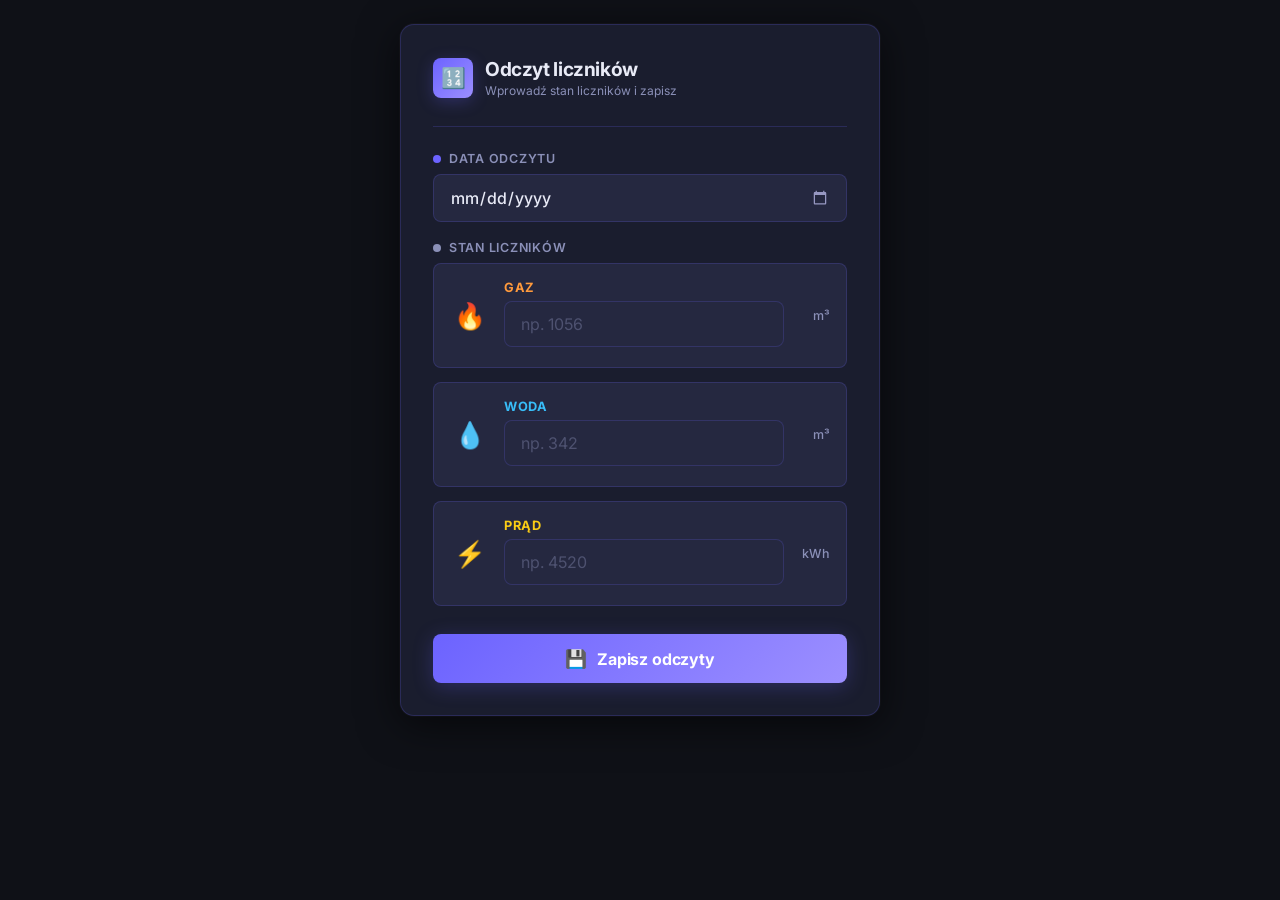
<file: index.html>
<!DOCTYPE html>
<html lang="pl">

<head>
  <meta charset="utf-8" />
  <meta name="viewport" content="width=device-width, initial-scale=1.0" />
  <title>Odczyt liczników</title>

  <!-- Grist Custom Widget API -->
  <script src="https://docs.getgrist.com/grist-plugin-api.js"></script>

  <!-- Google Fonts -->
  <link rel="preconnect" href="https://fonts.googleapis.com" />
  <link rel="preconnect" href="https://fonts.gstatic.com" crossorigin />
  <link href="https://fonts.googleapis.com/css2?family=Inter:wght@400;500;600;700&display=swap" rel="stylesheet" />

  <!-- Styles -->
  <link rel="stylesheet" href="style.css" />
</head>

<body>

  <div class="card">
    <div class="card-header">
      <div class="header-icon">🔢</div>
      <h1>
        Odczyt liczników
        <small>Wprowadź stan liczników i zapisz</small>
      </h1>
    </div>
    <div class="divider"></div>

    <!-- Date field -->
    <div class="field-group">
      <label>
        <span class="label-dot" style="background:#6c63ff;"></span>
        Data odczytu
      </label>
      <input type="date" id="data" />
    </div>

    <!-- Meter fields -->
    <div class="field-group">
      <label>
        <span class="label-dot" style="background:var(--muted);"></span>
        Stan liczników
      </label>
      <div class="meters">

        <!-- Gas -->
        <div class="meter-card" id="card-gaz">
          <div class="meter-icon">🔥</div>
          <div class="meter-info">
            <div class="meter-name" style="color:var(--gas);">Gaz</div>
            <input class="meter-input" type="number" id="gaz" placeholder="np. 1056" min="0" step="0.001" />
            <div class="last-hint" id="hint-gaz"></div>
          </div>
          <div class="meter-unit">m³</div>
        </div>

        <!-- Water -->
        <div class="meter-card" id="card-woda">
          <div class="meter-icon">💧</div>
          <div class="meter-info">
            <div class="meter-name" style="color:var(--water);">Woda</div>
            <input class="meter-input" type="number" id="woda" placeholder="np. 342" min="0" step="0.001" />
            <div class="last-hint" id="hint-woda"></div>
          </div>
          <div class="meter-unit">m³</div>
        </div>

        <!-- Electricity -->
        <div class="meter-card" id="card-prad">
          <div class="meter-icon">⚡</div>
          <div class="meter-info">
            <div class="meter-name" style="color:var(--electric);">Prąd</div>
            <input class="meter-input" type="number" id="prad" placeholder="np. 4520" min="0" step="0.001" />
            <div class="last-hint" id="hint-prad"></div>
          </div>
          <div class="meter-unit">kWh</div>
        </div>

      </div>
    </div>

    <!-- Save button -->
    <button class="btn-save" id="btn-save" onclick="saveRecords()">
      <span class="btn-icon">💾</span>
      <span class="btn-text">Zapisz odczyty</span>
      <div class="spinner"></div>
    </button>

    <!-- Status message -->
    <div id="status"></div>
  </div>

  <!-- Toast notification -->
  <div id="toast"></div>

  <!-- Logic -->
  <script src="script.js"></script>

</body>

</html>
</file>
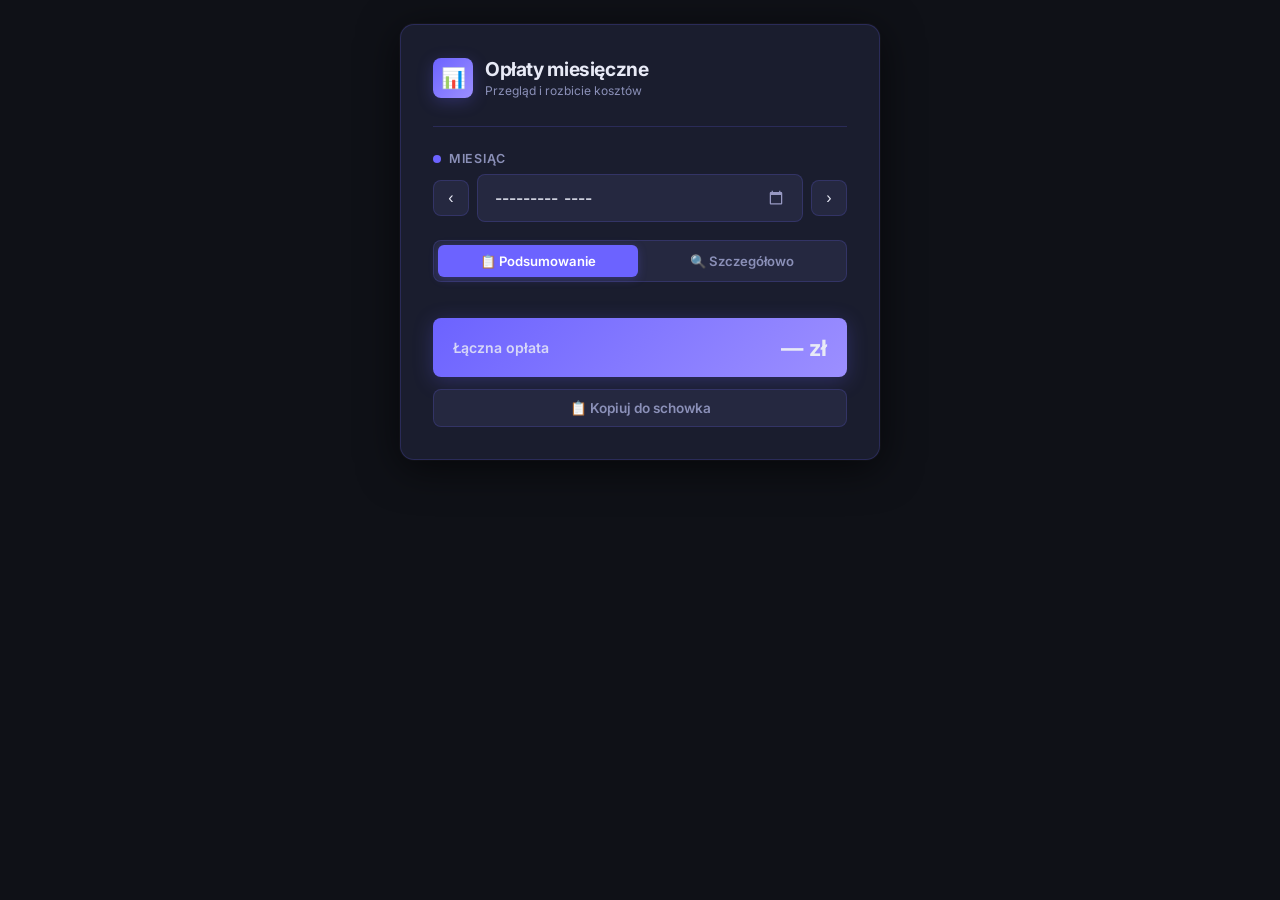
<file: bilance.html>
<!DOCTYPE html>
<html lang="pl">

<head>
    <meta charset="utf-8" />
    <meta name="viewport" content="width=device-width, initial-scale=1.0" />
    <title>Opłaty miesięczne</title>

    <script src="https://docs.getgrist.com/grist-plugin-api.js"></script>
    <link rel="preconnect" href="https://fonts.googleapis.com" />
    <link rel="preconnect" href="https://fonts.gstatic.com" crossorigin />
    <link href="https://fonts.googleapis.com/css2?family=Inter:wght@400;500;600;700&display=swap" rel="stylesheet" />
    <link rel="stylesheet" href="style.css" />

    <style>
        /* ── Bilance-specific ────────────────────────────────────── */
        /* Month nav */
        .month-nav {
            display: flex;
            align-items: center;
            gap: 8px;
        }

        .month-nav input[type="month"] {
            flex: 1;
            background: var(--surface2);
            border: 1px solid var(--border);
            border-radius: var(--radius-sm);
            color: var(--text);
            font-size: 1rem;
            font-family: inherit;
            font-weight: 500;
            padding: 12px 16px;
            transition: border-color 0.2s, box-shadow 0.2s;
            outline: none;
            -webkit-appearance: none;
        }

        .month-nav input[type="month"]:focus {
            border-color: var(--accent);
            box-shadow: 0 0 0 3px var(--accent-glow);
        }

        .month-nav input[type="month"]::-webkit-calendar-picker-indicator {
            filter: invert(0.5) sepia(1) hue-rotate(200deg);
            cursor: pointer;
        }

        .nav-arrow {
            flex-shrink: 0;
            width: 36px;
            height: 36px;
            border: 1px solid var(--border);
            border-radius: var(--radius-sm);
            background: var(--surface2);
            color: var(--text);
            font-size: 1rem;
            cursor: pointer;
            display: flex;
            align-items: center;
            justify-content: center;
            transition: border-color 0.2s, background 0.2s;
        }

        .nav-arrow:hover {
            border-color: var(--accent);
            background: rgba(108, 99, 255, 0.1);
        }

        /* Copy button */
        .btn-copy {
            display: flex;
            align-items: center;
            justify-content: center;
            gap: 8px;
            width: 100%;
            margin-top: 12px;
            padding: 10px 16px;
            background: var(--surface2);
            border: 1px solid var(--border);
            border-radius: var(--radius-sm);
            color: var(--muted);
            font-family: inherit;
            font-size: 0.85rem;
            font-weight: 600;
            cursor: pointer;
            transition: border-color 0.2s, color 0.2s, background 0.2s;
        }

        .btn-copy:hover {
            border-color: var(--accent);
            color: var(--text);
            background: rgba(108, 99, 255, 0.08);
        }

        .btn-copy.copied {
            border-color: var(--success);
            color: #86efac;
        }

        /* Toggle */
        .view-toggle {
            display: flex;
            background: var(--surface2);
            border: 1px solid var(--border);
            border-radius: var(--radius-sm);
            padding: 4px;
            gap: 4px;
            margin-bottom: 20px;
        }

        .toggle-btn {
            flex: 1;
            padding: 8px 12px;
            border: none;
            border-radius: 6px;
            background: transparent;
            color: var(--muted);
            font-family: inherit;
            font-size: 0.82rem;
            font-weight: 600;
            cursor: pointer;
            transition: background 0.18s, color 0.18s;
        }

        .toggle-btn.active {
            background: var(--accent);
            color: #fff;
            box-shadow: 0 2px 10px var(--accent-glow);
        }

        /* Summary charge cards */
        .charge-cards {
            display: flex;
            flex-direction: column;
            gap: 10px;
        }

        .charge-card {
            background: var(--surface2);
            border: 1px solid var(--border);
            border-radius: var(--radius-sm);
            padding: 14px 16px;
            display: flex;
            align-items: center;
            gap: 14px;
        }

        .charge-icon {
            font-size: 1.4rem;
            flex-shrink: 0;
            width: 36px;
            text-align: center;
        }

        .charge-info {
            flex: 1;
            min-width: 0;
        }

        .charge-name {
            font-size: 0.78rem;
            font-weight: 700;
            text-transform: uppercase;
            letter-spacing: 0.05em;
            margin-bottom: 2px;
        }

        .charge-meta {
            font-size: 0.72rem;
            color: var(--muted);
        }

        .charge-amount {
            font-size: 1.1rem;
            font-weight: 700;
            font-variant-numeric: tabular-nums;
            text-align: right;
            flex-shrink: 0;
        }

        /* No-data card */
        .charge-card.empty {
            opacity: 0.45;
        }

        /* Total bar */
        .total-bar {
            margin-top: 16px;
            border-radius: var(--radius-sm);
            background: linear-gradient(135deg, var(--accent), #9c8fff);
            padding: 16px 20px;
            display: flex;
            justify-content: space-between;
            align-items: center;
            box-shadow: 0 4px 20px var(--accent-glow);
        }

        .total-bar-label {
            font-size: 0.88rem;
            font-weight: 600;
            opacity: 0.85;
        }

        .total-bar-value {
            font-size: 1.4rem;
            font-weight: 700;
            font-variant-numeric: tabular-nums;
        }

        /* Detail breakdown */
        .breakdown-section {
            display: flex;
            flex-direction: column;
            gap: 12px;
        }

        .breakdown-card {
            background: var(--surface2);
            border: 1px solid var(--border);
            border-radius: var(--radius-sm);
            overflow: hidden;
        }

        .breakdown-header {
            display: flex;
            align-items: center;
            gap: 10px;
            padding: 12px 16px;
            border-bottom: 1px solid transparent;
            cursor: pointer;
            user-select: none;
            transition: background 0.15s;
        }

        .breakdown-header:hover {
            background: rgba(255, 255, 255, 0.02);
        }

        .breakdown-card.open .breakdown-header {
            border-bottom-color: var(--border);
        }

        .breakdown-icon {
            font-size: 1.2rem;
            flex-shrink: 0;
        }

        .breakdown-name {
            font-size: 0.82rem;
            font-weight: 700;
            text-transform: uppercase;
            letter-spacing: 0.05em;
            flex: 1;
        }

        .breakdown-total {
            font-size: 1rem;
            font-weight: 700;
            font-variant-numeric: tabular-nums;
        }

        .breakdown-chevron {
            font-size: 0.75rem;
            color: var(--muted);
            margin-left: 6px;
            transition: transform 0.2s;
        }

        .breakdown-card.open .breakdown-chevron {
            transform: rotate(90deg);
        }

        .breakdown-rows {
            display: none;
        }

        .breakdown-card.open .breakdown-rows {
            display: block;
        }

        .breakdown-row {
            display: flex;
            justify-content: space-between;
            align-items: center;
            padding: 9px 16px 9px 44px;
            border-bottom: 1px solid var(--border);
            font-size: 0.85rem;
        }

        .breakdown-row:last-child {
            border-bottom: none;
        }

        .breakdown-row-label {
            color: var(--muted);
            font-weight: 500;
        }

        .breakdown-row-label.strong {
            color: var(--text);
            font-weight: 700;
        }

        .breakdown-row-value {
            font-weight: 600;
            font-variant-numeric: tabular-nums;
        }

        /* Source picker */
        .source-picker {
            display: flex;
            align-items: center;
            gap: 6px;
            margin-top: 4px;
        }

        .source-picker label {
            font-size: 0.68rem;
            color: var(--muted);
            font-weight: 600;
            text-transform: uppercase;
            letter-spacing: 0.04em;
            flex-shrink: 0;
        }

        .source-picker select {
            flex: 1;
            background: var(--surface);
            border: 1px solid var(--border);
            border-radius: 4px;
            color: var(--text);
            font-family: inherit;
            font-size: 0.75rem;
            font-weight: 600;
            padding: 3px 6px;
            cursor: pointer;
            outline: none;
        }

        .source-picker select:focus {
            border-color: var(--accent);
        }

        /* Placeholder */
        .placeholder {
            text-align: center;
            padding: 32px 16px;
            color: var(--muted);
            font-size: 0.88rem;
        }

        .placeholder-icon {
            font-size: 2.5rem;
            margin-bottom: 8px;
        }

        .hidden {
            display: none !important;
        }
    </style>
</head>

<body>
    <div class="card">
        <div class="card-header">
            <div class="header-icon">📊</div>
            <h1>Opłaty miesięczne<small>Przegląd i rozbicie kosztów</small></h1>
        </div>
        <div class="divider"></div>

        <!-- Month picker -->
        <div class="field-group">
            <label><span class="label-dot" style="background:#6c63ff;"></span>Miesiąc</label>
            <div class="month-nav">
                <button class="nav-arrow" onclick="shiftMonth(-1)" title="Poprzedni miesiąc">‹</button>
                <input type="month" id="miesiac" />
                <button class="nav-arrow" onclick="shiftMonth(1)" title="Następny miesiąc">›</button>
            </div>
        </div>

        <!-- View toggle -->
        <div class="view-toggle">
            <button class="toggle-btn active" id="btn-summary" onclick="switchView('summary')">📋 Podsumowanie</button>
            <button class="toggle-btn" id="btn-detail" onclick="switchView('detail')">🔍 Szczegółowo</button>
        </div>

        <!-- ── SUMMARY VIEW ──────────────────────────────────── -->
        <div id="view-summary">
            <div class="charge-cards" id="summary-cards">
                <!-- populated by JS -->
            </div>
            <div class="total-bar">
                <div class="total-bar-label">Łączna opłata</div>
                <div class="total-bar-value" id="summary-total">— zł</div>
            </div>
            <button class="btn-copy" id="btn-copy" onclick="copyToClipboard()">📋 Kopiuj do schowka</button>
        </div>

        <!-- ── DETAIL VIEW ───────────────────────────────────── -->
        <div id="view-detail" class="hidden">
            <div class="breakdown-section" id="detail-cards">
                <!-- populated by JS -->
            </div>
            <div class="total-bar" style="margin-top:16px;">
                <div class="total-bar-label">Łączna opłata</div>
                <div class="total-bar-value" id="detail-total">— zł</div>
            </div>
        </div>
    </div>
    <div id="toast"></div>

    <script>
        // ─── State ───────────────────────────────────────────────────────────────────
        let rozlData = null;
        let cennikData = null;
        let mediaData = null;
        let statOpData = null;  // Statyczne_op_aty
        let rozlOdgData = null; // Rozliczenia_odgorne
        let _initDone = false;

        // Persists user source choice per medium for current session
        const sourceSelection = {}; // { 'Gaz': 'rozl'|'odg'|'stat', ... }

        const TYPES = [
            { typ: 'Gaz', icon: '🔥', color: 'var(--gas)', unit: 'm³' },
            { typ: 'Woda', icon: '💧', color: 'var(--water)', unit: 'm³' },
            { typ: 'Prąd', icon: '⚡', color: 'var(--electric)', unit: 'kWh' },
        ];

        // ─── Grist Bootstrap ─────────────────────────────────────────────────────────
        grist.ready({ requiredAccess: 'full' });

        grist.onRecords(async function () { await loadAll(); });

        grist.onOptions(async function () {
            if (!_initDone) {
                _initDone = true;
                const d = new Date();
                document.getElementById('miesiac').value =
                    `${d.getFullYear()}-${String(d.getMonth() + 1).padStart(2, '0')}`;
                document.getElementById('miesiac').addEventListener('change', renderAll);
                await loadAll();
            }
        });

        // ─── Load all tables ─────────────────────────────────────────────────────────
        async function loadAll() {
            try {
                [rozlData, cennikData, mediaData, statOpData, rozlOdgData] = await Promise.all([
                    grist.docApi.fetchTable('Rozliczenia'),
                    grist.docApi.fetchTable('Cennik'),
                    grist.docApi.fetchTable('Media'),
                    grist.docApi.fetchTable('Statyczne_op_aty').catch(() => null),
                    grist.docApi.fetchTable('Rozliczenia_odgorne').catch(() => null),
                ]);
                renderAll();
            } catch (e) {
                console.error('Load error:', e);
            }
        }

        // ─── Month navigation ─────────────────────────────────────────────────────────
        function shiftMonth(delta) {
            const el = document.getElementById('miesiac');
            const [y, m] = el.value.split('-').map(Number);
            const d = new Date(Date.UTC(y, m - 1 + delta, 1));
            el.value = `${d.getUTCFullYear()}-${String(d.getUTCMonth() + 1).padStart(2, '0')}`;
            renderAll();
        }

        // ─── Clipboard ────────────────────────────────────────────────────────────────
        function copyToClipboard() {
            const btn = document.getElementById('btn-copy');
            const monthVal = document.getElementById('miesiac').value;
            const [y, m] = (monthVal || '').split('-').map(Number);

            // Nieczystości — Statyczne_op_aty, wiersz Nazwa === 'Śmieci'
            const gazSrc = getSelectedSource('Gaz', getAvailableSources('Gaz', y, m));
            const pradSrc = getSelectedSource('Prąd', getAvailableSources('Prąd', y, m));
            const wodaSrc = getSelectedSource('Woda', getAvailableSources('Woda', y, m));
            const gaz = gazSrc ? gazSrc.value : null;
            const prad = pradSrc ? pradSrc.value : null;
            const woda = wodaSrc ? wodaSrc.value : null;
            const niecz = getSmieci();
            const total = [gaz, prad, woda, niecz].reduce((a, v) => a + (v ?? 0), 0);

            function line(label, val) {
                return label + ':\t\t' + (val !== null ? Number(val).toFixed(2) : '—') + 'zł';
            }

            const text = [
                line('gaz', gaz),
                line('prąd', prad),
                line('woda', woda),
                line('nieczystości', niecz),
                '----',
                line('suma', total),
            ].join('\n');

            navigator.clipboard.writeText(text).then(() => {
                btn.textContent = '✅ Skopiowano!';
                btn.classList.add('copied');
                setTimeout(() => {
                    btn.textContent = '📋 Kopiuj do schowka';
                    btn.classList.remove('copied');
                }, 2000);
            }).catch(() => {
                btn.textContent = '❌ Błąd schowka';
                setTimeout(() => { btn.textContent = '📋 Kopiuj do schowka'; }, 2000);
            });
        }

        // ─── Render ──────────────────────────────────────────────────────────────────
        function renderAll() {
            const monthVal = document.getElementById('miesiac').value;
            if (!monthVal) return;
            renderSummary();
            renderDetail();
        }

        // ─── Source helpers ───────────────────────────────────────────────────────────

        function getRozlRow(typ, y, m) {
            if (!rozlData) return null;
            return rows(rozlData).find(r => {
                const t = typeof r.Typ === 'string' ? r.Typ : mediaTyp(r.Typ);
                if (t !== typ) return false;
                const d = new Date(r.Data_rozliczenia * 1000);
                return d.getUTCFullYear() === y && (d.getUTCMonth() + 1) === m;
            }) || null;
        }

        function getOdgValue(typ, y, m) {
            if (!rozlOdgData || !rozlOdgData.id) return null;
            const idx = rozlOdgData.id.findIndex((_, i) => {
                const rawTyp = rozlOdgData.Typ[i];
                const typStr = (typeof rawTyp === 'string') ? rawTyp : mediaTyp(rawTyp);
                if (typStr !== typ) return false;
                const d = new Date(rozlOdgData.Data[i] * 1000);
                return d.getUTCFullYear() === y && (d.getUTCMonth() + 1) === m;
            });
            return idx >= 0 ? (rozlOdgData.Wartosc[idx] ?? null) : null;
        }

        function getStatValue(typ) {
            if (!statOpData || !statOpData.id || !statOpData.Nazwa) return null;
            const idx = statOpData.Nazwa.findIndex(n => mediaTyp(n) === typ);
            return idx >= 0 ? (statOpData.Wartosc[idx] ?? null) : null;
        }

        function getAvailableSources(typ, y, m) {
            const sources = [];
            const rozlRow = getRozlRow(typ, y, m);
            if (rozlRow) sources.push({ key: 'rozl', label: 'Rozliczenie', value: rozlRow.sumaryczna_op_ata || 0, row: rozlRow });
            const odgVal = getOdgValue(typ, y, m);
            if (odgVal !== null) sources.push({ key: 'odg', label: 'Opłata odgórna', value: odgVal });
            const statVal = getStatValue(typ);
            if (statVal !== null) sources.push({ key: 'stat', label: 'Opłata stała', value: statVal });
            return sources;
        }

        function getSelectedSource(typ, sources) {
            if (sources.length === 0) return null;
            const sel = sourceSelection[typ];
            if (sel) {
                const found = sources.find(s => s.key === sel);
                if (found) return found;
            }
            return sources[0];
        }

        function onSourceChange(typ, key) {
            sourceSelection[typ] = key;
            renderAll();
        }

        function sourcePicker(typ, sources, selected) {
            if (sources.length <= 1) return '';
            const opts = sources.map(s =>
                `<option value="${s.key}" ${s.key === selected.key ? 'selected' : ''}>${s.label}</option>`
            ).join('');
            return `<div class="source-picker">
              <label>Źródło</label>
              <select onchange="onSourceChange('${typ}', this.value)">${opts}</select>
            </div>`;
        }

        function getSmieci() {
            if (!statOpData || !statOpData.id || !statOpData.Nazwa) return null;
            const idx = statOpData.Nazwa.findIndex(n => mediaTyp(n).toLowerCase() === 'śmieci');
            return idx >= 0 ? (statOpData.Wartosc[idx] ?? null) : null;
        }

        // ── Summary view ─────────────────────────────────────────────────────────────
        function renderSummary() {
            const monthVal = document.getElementById('miesiac').value;
            const [y, m] = (monthVal || '').split('-').map(Number);
            const container = document.getElementById('summary-cards');
            container.innerHTML = '';
            let grandTotal = 0;
            let hasAny = false;

            function addCard(icon, color, name, metaText, total, pickerHtml) {
                if (total !== null) { grandTotal += total; hasAny = true; }
                const card = document.createElement('div');
                card.className = 'charge-card' + (total !== null ? '' : ' empty');
                card.innerHTML = `
          <div class="charge-icon">${icon}</div>
          <div class="charge-info">
            <div class="charge-name" style="color:${color};">${name}</div>
            <div class="charge-meta">${metaText}</div>
            ${pickerHtml || ''}
          </div>
          <div class="charge-amount" style="color:${color};">
            ${total !== null ? fmt(total) + ' zł' : '— zł'}
          </div>`;
                container.appendChild(card);
            }

            TYPES.forEach(({ typ, icon, color, unit }) => {
                try {
                    const sources = getAvailableSources(typ, y, m);
                    const src = getSelectedSource(typ, sources);
                    const total = src ? src.value : null;
                    let meta;
                    if (!src) {
                        meta = 'brak danych';
                    } else if (src.key === 'rozl') {
                        const zuzycie = src.row.zuzycie_medium || 0;
                        const rate = cennikRate(src.row.uzyta_taryfa, typ);
                        meta = `${fmt(zuzycie)} ${unit} · ${fmt(rate)} zł/${unit}`;
                    } else {
                        meta = src.label;
                    }
                    addCard(icon, color, typ, meta, total, sourcePicker(typ, sources, src || {}));
                } catch (e) {
                    console.error('renderSummary error for', typ, e);
                    addCard(icon, color, typ, 'błąd renderowania', null, '');
                }
            });

            // Śmieci always from Statyczne_op_aty
            const smieci = getSmieci();
            addCard('🗑️', 'var(--muted)', 'Śmieci', smieci !== null ? 'opłata stała' : 'brak danych', smieci, '');

            document.getElementById('summary-total').textContent =
                hasAny ? fmt(grandTotal) + ' zł' : '— zł';
        }

        // ── Detail view ───────────────────────────────────────────────────────────────
        function renderDetail() {
            const monthVal = document.getElementById('miesiac').value;
            const [y, m] = (monthVal || '').split('-').map(Number);
            const container = document.getElementById('detail-cards');
            container.innerHTML = '';
            let grandTotal = 0;
            let hasAny = false;

            function addBreakdown(id, icon, color, name, total, extraRows, pickerHtml) {
                if (total !== null) { grandTotal += total; hasAny = true; }
                const card = document.createElement('div');
                card.className = 'breakdown-card';
                card.id = id;
                card.innerHTML = `
          <div class="breakdown-header" onclick="toggleBreakdown('${id}')">
            <div class="breakdown-icon">${icon}</div>
            <div class="breakdown-name" style="color:${color};">${name}</div>
            <div class="breakdown-total" style="color:${color};">
              ${total !== null ? fmt(total) + ' zł' : '— zł'}
            </div>
            <span class="breakdown-chevron">▶</span>
          </div>
          <div class="breakdown-rows">
            ${pickerHtml ? `<div style="padding:10px 16px 2px;">${pickerHtml}</div>` : ''}
            ${extraRows}
          </div>`;
                container.appendChild(card);
            }

            TYPES.forEach(({ typ, icon, color, unit }) => {
                try {
                    const sources = getAvailableSources(typ, y, m);
                    const src = getSelectedSource(typ, sources);
                    const total = src ? src.value : null;
                    let detailRows;
                    if (src && src.key === 'rozl') {
                        const r = src.row;
                        const rate = cennikRate(r.uzyta_taryfa, typ);
                        const rateStala = cennikRateStala(r.uzyta_taryfa);
                        detailRows = [
                            row('Zużycie', fmt(r.zuzycie_medium) + ' ' + unit),
                            row('Stawka za jednostkę', rate !== null ? fmt(rate) + ' zł/' + unit : '—'),
                            row('Miesięcy rozliczenia', r.Miesiace_od_ostatniego_rozliczenia || 0),
                            row('Opłata stała mies.', rateStala !== null ? fmt(rateStala) + ' zł/mies.' : '—'),
                            row('Opłata zmienna', fmt(r.Op_ata_za_jednostki) + ' zł'),
                            row('Opłata stała', fmt(r.Op_ata_sta_a_miesieczna_) + ' zł'),
                            row('Data rozliczenia', gristDateToISO(r.Data_rozliczenia)),
                            row('Razem', fmt(r.sumaryczna_op_ata) + ' zł', color),
                        ].join('');
                    } else if (src) {
                        detailRows = [
                            row('Typ', src.label),
                            row('Razem', fmt(src.value) + ' zł', color),
                        ].join('');
                    } else {
                        detailRows = row('', 'brak danych');
                    }
                    addBreakdown('bc-' + typ, icon, color, typ, total, detailRows, sourcePicker(typ, sources, src || {}));
                } catch (e) {
                    console.error('renderDetail error for', typ, e);
                    addBreakdown('bc-' + typ, icon, color, typ, null, row('', 'błąd renderowania'), '');
                }
            });

            // Śmieci always from Statyczne_op_aty — rendered before hasAny check
            const smieci = getSmieci();
            addBreakdown('bc-Smieci', '🗑️', 'var(--muted)', 'Śmieci', smieci, [
                row('Typ', 'Opłata stała'),
                row('Razem', smieci !== null ? fmt(smieci) + ' zł' : '—', 'var(--muted)'),
            ].join(''), '');

            if (!hasAny) {
                container.innerHTML = `<div class="placeholder">
          <div class="placeholder-icon">💭</div>
          Brak rozliczeń dla wybranego miesiąca
        </div>`;
            }

            document.getElementById('detail-total').textContent =
                hasAny ? fmt(grandTotal) + ' zł' : '— zł';
        }

        function row(label, value, color) {
            const valStyle = color ? `style="color:${color}; font-weight:700;"` : '';
            const lblClass = color ? 'breakdown-row-label strong' : 'breakdown-row-label';
            return `<div class="breakdown-row">
      <span class="${lblClass}">${label}</span>
      <span class="breakdown-row-value" ${valStyle}>${value}</span>
    </div>`;
        }

        // ─── Helpers ─────────────────────────────────────────────────────────────────
        function rows(table) {
            if (!table || !table.id) return [];
            return table.id.map((id, i) => {
                const r = { id };
                for (const [k, arr] of Object.entries(table)) if (k !== 'id') r[k] = arr[i];
                return r;
            });
        }

        function mediaTyp(id) {
            if (!mediaData) return '';
            const i = mediaData.id.indexOf(id);
            return i >= 0 ? mediaData.Typ[i] : '';
        }

        function cennikRate(taryfaId, typ) {
            if (!cennikData || !taryfaId) return null;
            const i = cennikData.id.indexOf(taryfaId);
            if (i < 0) return null;
            return cennikData.Op_ata_za_jednostke ? cennikData.Op_ata_za_jednostke[i] : null;
        }

        function cennikRateStala(taryfaId) {
            if (!cennikData || !taryfaId) return null;
            const i = cennikData.id.indexOf(taryfaId);
            if (i < 0) return null;
            return cennikData.Op_ata_Sta_a_Miesieczna ? cennikData.Op_ata_Sta_a_Miesieczna[i] : null;
        }

        function switchView(view) {
            document.getElementById('view-summary').classList.toggle('hidden', view !== 'summary');
            document.getElementById('view-detail').classList.toggle('hidden', view !== 'detail');
            document.getElementById('btn-summary').classList.toggle('active', view === 'summary');
            document.getElementById('btn-detail').classList.toggle('active', view === 'detail');
        }

        function toggleBreakdown(id) { document.getElementById(id).classList.toggle('open'); }

        function fmt(n) { return (n === null || n === undefined || isNaN(n)) ? '—' : Number(n).toFixed(2); }

        function gristDateToISO(v) {
            if (!v) return '—';
            const d = new Date(v * 1000);
            return `${d.getUTCFullYear()}-${String(d.getUTCMonth() + 1).padStart(2, '0')}-${String(d.getUTCDate()).padStart(2, '0')}`;
        }
    </script>
</body>

</html>
</file>
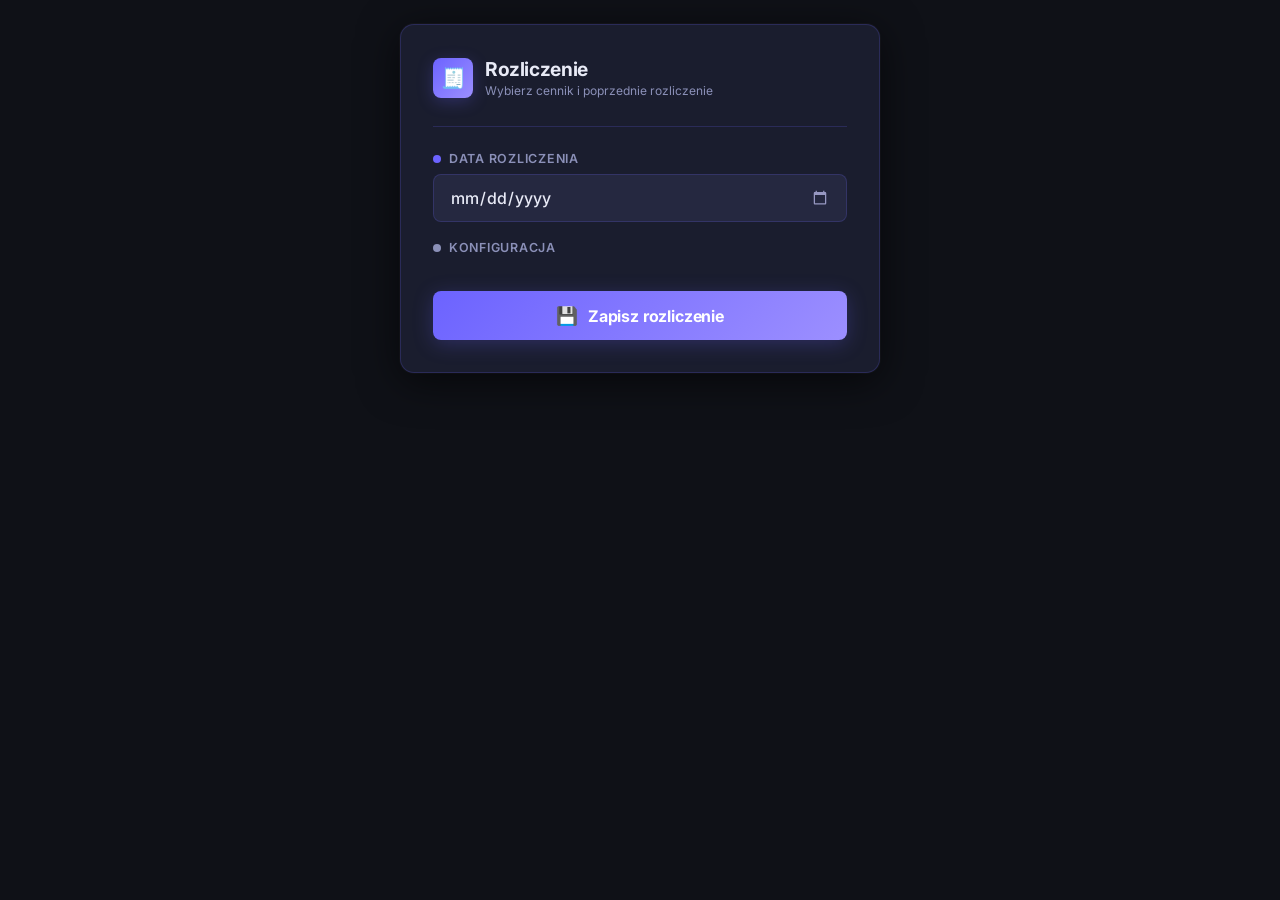
<file: clearance.html>
<!DOCTYPE html>
<html lang="pl">

<head>
    <meta charset="utf-8" />
    <meta name="viewport" content="width=device-width, initial-scale=1.0" />
    <title>Rozliczenie liczników</title>

    <script src="https://docs.getgrist.com/grist-plugin-api.js"></script>
    <link rel="preconnect" href="https://fonts.googleapis.com" />
    <link rel="preconnect" href="https://fonts.gstatic.com" crossorigin />
    <link href="https://fonts.googleapis.com/css2?family=Inter:wght@400;500;600;700&display=swap" rel="stylesheet" />
    <link rel="stylesheet" href="style.css" />

    <style>
        .meter-block {
            background: var(--surface2);
            border: 1px solid var(--border);
            border-radius: var(--radius-sm);
            overflow: hidden;
        }

        .meter-block-header {
            display: flex;
            align-items: center;
            gap: 10px;
            padding: 11px 16px;
            border-bottom: 1px solid var(--border);
        }

        .meter-block.disabled {
            opacity: 0.45;
        }

        .meter-block.disabled .meter-block-body {
            pointer-events: none;
        }

        .meter-enable {
            margin-left: auto;
            width: 16px;
            height: 16px;
            cursor: pointer;
            accent-color: var(--accent);
        }

        .meter-block-icon {
            font-size: 1.3rem;
            flex-shrink: 0;
        }

        .meter-block-title {
            font-size: 0.82rem;
            font-weight: 700;
            text-transform: uppercase;
            letter-spacing: 0.05em;
        }

        .meter-block-body {
            display: flex;
            flex-direction: column;
            gap: 0;
        }

        .meter-row {
            display: flex;
            align-items: center;
            padding: 10px 16px;
            border-bottom: 1px solid var(--border);
            gap: 12px;
        }

        .meter-row:last-child {
            border-bottom: none;
        }

        .meter-row-label {
            font-size: 0.75rem;
            font-weight: 600;
            color: var(--muted);
            text-transform: uppercase;
            letter-spacing: 0.05em;
            flex-shrink: 0;
            min-width: 120px;
        }

        .meter-row select {
            flex: 1;
            background: transparent;
            border: none;
            border-bottom: 1px solid transparent;
            color: var(--text);
            font-family: inherit;
            font-size: 0.9rem;
            font-weight: 600;
            padding: 2px 0;
            outline: none;
            transition: border-color 0.2s;
            cursor: pointer;
        }

        .meter-row select:focus {
            border-bottom-color: var(--accent);
        }

        .meter-row select option {
            background: var(--surface2);
        }

        .meters {
            gap: 10px;
        }
    </style>
</head>

<body>
    <div class="card">
        <div class="card-header">
            <div class="header-icon">🧾</div>
            <h1>Rozliczenie<small>Wybierz cennik i poprzednie rozliczenie</small></h1>
        </div>
        <div class="divider"></div>

        <!-- Date -->
        <div class="field-group">
            <label><span class="label-dot" style="background:#6c63ff;"></span>Data rozliczenia</label>
            <input type="date" id="data" />
        </div>

        <!-- Per-type selectors — populated dynamically -->
        <div class="field-group">
            <label><span class="label-dot" style="background:var(--muted);"></span>Konfiguracja</label>
            <div class="meters" id="meters-container">
                <!-- rendered by JS based on Stan_licznika for selected month -->
            </div>
        </div>

        <button class="btn-save" id="btn-save" onclick="saveRozliczenia()">
            <span class="btn-icon">💾</span>
            <span class="btn-text">Zapisz rozliczenie</span>
            <div class="spinner"></div>
        </button>
        <div id="status"></div>
    </div>
    <div id="toast"></div>

    <script>
        // ─── State ───────────────────────────────────────────────────────────────────
        let cennikData = null;
        let rozlData = null;
        let mediaData = null;
        let stanData = null;

        const TYPE_META = {
            'Gaz':  { icon: '🔥', color: 'var(--gas)' },
            'Prąd': { icon: '⚡', color: 'var(--electric)' },
            'Woda': { icon: '💧', color: 'var(--water)' },
        };

        // ─── Grist Bootstrap ─────────────────────────────────────────────────────────
        grist.ready({ requiredAccess: 'full' });

        let _loaded = false;
        grist.onRecords(async function () { await loadAll(); });

        grist.onOptions(async function () {
            if (!_loaded) {
                _loaded = true;
                document.getElementById('data').value = todayISO();
                document.getElementById('data').addEventListener('change', renderForm);
                await loadAll();
            }
        });

        // ─── Load ────────────────────────────────────────────────────────────────────
        async function loadAll() {
            try {
                [cennikData, rozlData, mediaData, stanData] = await Promise.all([
                    grist.docApi.fetchTable('Cennik'),
                    grist.docApi.fetchTable('Rozliczenia'),
                    grist.docApi.fetchTable('Media'),
                    grist.docApi.fetchTable('Stan_licznika'),
                ]);
                renderForm();
            } catch (e) {
                showStatus('❌ Błąd pobierania danych: ' + (e.message || e), 'error');
            }
        }

        // ─── Render dynamic blocks ────────────────────────────────────────────────────
        function renderForm() {
            const dateVal = document.getElementById('data').value;
            const container = document.getElementById('meters-container');
            container.innerHTML = '';

            if (!dateVal || !stanData || !mediaData) return;

            const [y, m] = dateVal.split('-').map(Number);
            const gristDate = isoToGristDate(dateVal);

            // Collect types that have at least one Stan_licznika record in this month
            const typesThisMonth = new Set();
            stanData.id.forEach((_, i) => {
                const d = new Date(stanData.Data[i] * 1000);
                if (d.getUTCFullYear() === y && (d.getUTCMonth() + 1) === m) {
                    typesThisMonth.add(mediaTyp(stanData.Typ_licznika[i]));
                }
            });

            if (typesThisMonth.size === 0) {
                container.innerHTML = '<div style="color:var(--muted);font-size:0.85rem;padding:12px 0;">Brak odczytów liczników dla wybranego miesiąca.</div>';
                return;
            }

            // Render one block per type found
            for (const typ of typesThisMonth) {
                if (!typ) continue;
                const meta = TYPE_META[typ] || { icon: '📊', color: 'var(--muted)' };
                const prefix = typ.toLowerCase().replace('ą', 'a').replace('ó', 'o');

                const block = document.createElement('div');
                block.className = 'meter-block';
                block.dataset.typ = typ;
                block.innerHTML = `
                    <div class="meter-block-header">
                        <span class="meter-block-icon">${meta.icon}</span>
                        <span class="meter-block-title" style="color:${meta.color};">${typ}</span>
                        <input type="checkbox" class="meter-enable" checked title="Generuj rozliczenie" onchange="toggleBlock(this)">
                    </div>
                    <div class="meter-block-body">
                        <div class="meter-row">
                            <span class="meter-row-label">Cennik</span>
                            <select id="${prefix}-taryfa"><option value="">— wybierz —</option></select>
                        </div>
                        <div class="meter-row">
                            <span class="meter-row-label">Poprz. rozliczenie</span>
                            <select id="${prefix}-prev"><option value="">— brak / pierwsze —</option></select>
                        </div>
                    </div>`;
                container.appendChild(block);

                // Fill cennik options
                const cennikSel = document.getElementById(prefix + '-taryfa');
                tableRows(cennikData)
                    .filter(r => mediaTyp(r.Typ) === typ)
                    .sort((a, b) => b.Data_obowiazywania_od - a.Data_obowiazywania_od)
                    .forEach(r => {
                        const opt = document.createElement('option');
                        opt.value = r.id;
                        opt.textContent = r.Nazwa || `${typ} ${gristDateToISO(r.Data_obowiazywania_od)}`;
                        cennikSel.appendChild(opt);
                    });

                // Fill poprzednie rozliczenie options
                const prevSel = document.getElementById(prefix + '-prev');
                tableRows(rozlData)
                    .filter(r => {
                        const t = typeof r.Typ === 'string' ? r.Typ : mediaTyp(r.Typ);
                        return t === typ;
                    })
                    .sort((a, b) => b.Data_rozliczenia - a.Data_rozliczenia)
                    .forEach(r => {
                        const opt = document.createElement('option');
                        opt.value = r.id;
                        opt.textContent = r.Nazwa_roliczenia || gristDateToISO(r.Data_rozliczenia);
                        prevSel.appendChild(opt);
                    });

                // Auto-select best defaults
                const bestCennik = tableRows(cennikData)
                    .filter(r => mediaTyp(r.Typ) === typ && r.Data_obowiazywania_od <= gristDate)
                    .sort((a, b) => b.Data_obowiazywania_od - a.Data_obowiazywania_od)[0];
                if (bestCennik) cennikSel.value = String(bestCennik.id);

                const bestPrev = tableRows(rozlData)
                    .filter(r => {
                        const t = typeof r.Typ === 'string' ? r.Typ : mediaTyp(r.Typ);
                        return t === typ && r.Data_rozliczenia < gristDate;
                    })
                    .sort((a, b) => b.Data_rozliczenia - a.Data_rozliczenia)[0];
                if (bestPrev) prevSel.value = String(bestPrev.id);
            }
        }

        function toggleBlock(checkbox) {
            checkbox.closest('.meter-block').classList.toggle('disabled', !checkbox.checked);
        }

        // ─── Save ─────────────────────────────────────────────────────────────────────
        async function saveRozliczenia() {
            const btn = document.getElementById('btn-save');
            const dateVal = document.getElementById('data').value;
            if (!dateVal) { showStatus('⚠️ Wybierz datę.', 'error'); return; }

            const gristDate = isoToGristDate(dateVal);
            const actions = [];

            const blocks = document.querySelectorAll('#meters-container .meter-block:not(.disabled)');
            for (const block of blocks) {
                const typ = block.dataset.typ;
                const prefix = typ.toLowerCase().replace('ą', 'a').replace('ó', 'o');
                const taryfaId = parseInt(document.getElementById(prefix + '-taryfa').value);
                if (!taryfaId) { showStatus(`⚠️ Wybierz cennik dla: ${typ}`, 'error'); return; }

                const row = { Data_rozliczenia: gristDate, uzyta_taryfa: taryfaId };
                const prevId = parseInt(document.getElementById(prefix + '-prev').value);
                if (prevId) row.Poprzednie_rozliczenie = prevId;

                actions.push(['AddRecord', 'Rozliczenia', null, row]);
            }

            if (actions.length === 0) { showStatus('⚠️ Brak mediów do zapisania.', 'error'); return; }

            btn.classList.add('loading'); btn.disabled = true;
            showStatus('', '');

            try {
                await grist.docApi.applyUserActions(actions);
                showStatus(`✅ Zapisano ${actions.length} rozliczeni${actions.length === 1 ? 'e' : 'a'}.`, 'success');
                showToast('✅ Rozliczenie zapisane', 'success');
                await loadAll();
            } catch (err) {
                showStatus('❌ Błąd: ' + (err.message || err), 'error');
                showToast('❌ Błąd zapisu', 'error');
            } finally {
                btn.classList.remove('loading'); btn.disabled = false;
            }
        }

        // ─── Utilities ────────────────────────────────────────────────────────────────
        function tableRows(table) {
            if (!table || !table.id) return [];
            return table.id.map((id, i) => {
                const r = { id };
                for (const [k, arr] of Object.entries(table)) if (k !== 'id') r[k] = arr[i];
                return r;
            });
        }

        function mediaTyp(id) {
            if (!mediaData) return '';
            const i = mediaData.id.indexOf(id);
            return i >= 0 ? mediaData.Typ[i] : '';
        }

        function todayISO() {
            const d = new Date();
            return `${d.getFullYear()}-${String(d.getMonth() + 1).padStart(2, '0')}-${String(d.getDate()).padStart(2, '0')}`;
        }

        function isoToGristDate(s) {
            const [y, m, d] = s.split('-').map(Number);
            return Date.UTC(y, m - 1, d) / 1000;
        }

        function gristDateToISO(v) {
            if (!v) return '?';
            const d = new Date(v * 1000);
            return `${d.getUTCFullYear()}-${String(d.getUTCMonth() + 1).padStart(2, '0')}-${String(d.getUTCDate()).padStart(2, '0')}`;
        }

        function showStatus(msg, type) {
            const e = document.getElementById('status');
            e.textContent = msg; e.className = type || '';
            e.style.display = type ? 'block' : 'none';
        }

        let toastTimer;
        function showToast(msg, type) {
            const e = document.getElementById('toast');
            e.textContent = msg;
            e.className = (type === 'success' ? 'success' : 'error') + ' show';
            clearTimeout(toastTimer);
            toastTimer = setTimeout(() => e.classList.remove('show'), 3500);
        }
    </script>
</body>

</html>
</file>
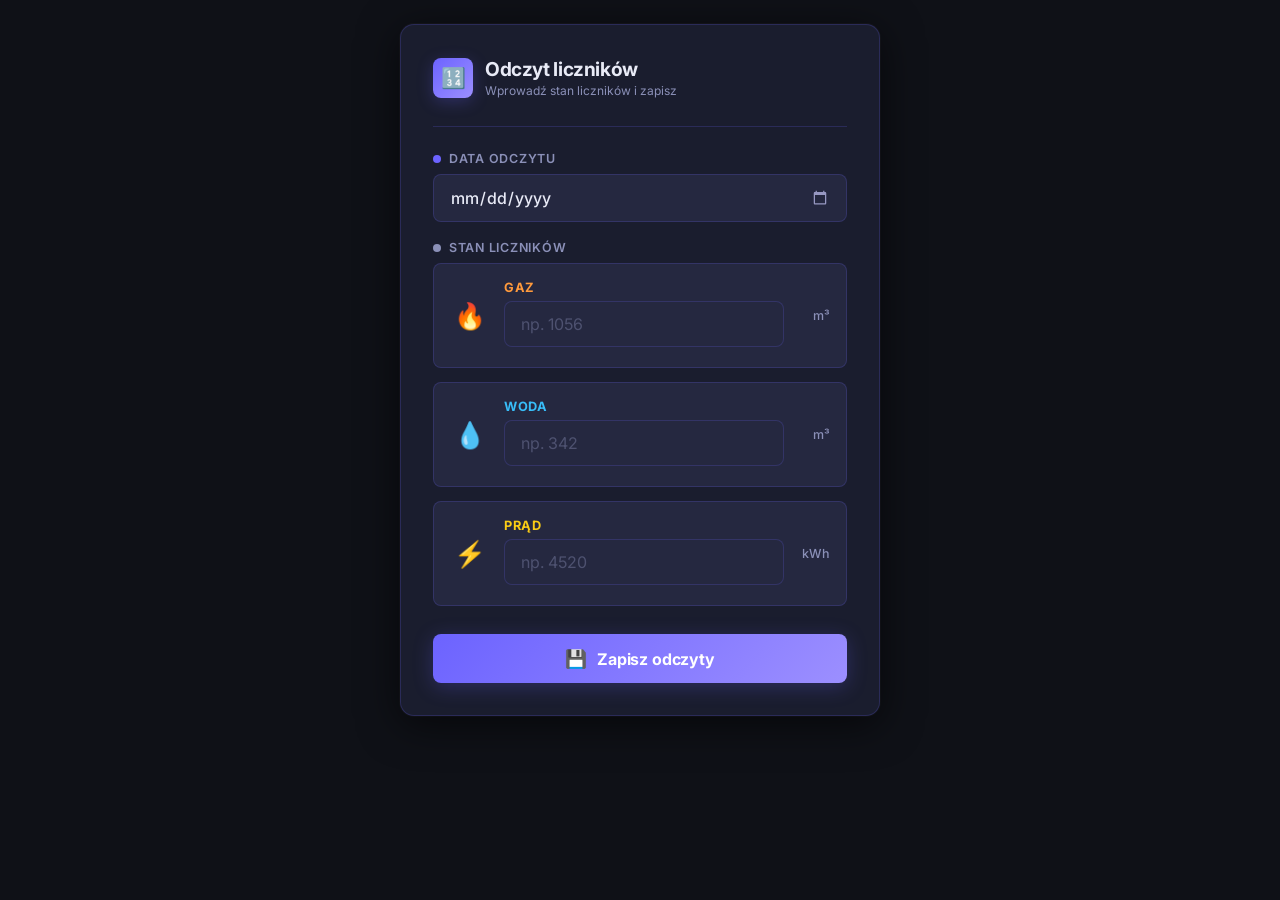
<file: widget.html>
<!DOCTYPE html>
<html lang="pl">
<head>
  <meta charset="utf-8" />
  <meta name="viewport" content="width=device-width, initial-scale=1.0" />
  <title>Odczyt liczników</title>
  <script src="https://docs.getgrist.com/grist-plugin-api.js"></script>
  <link rel="preconnect" href="https://fonts.googleapis.com" />
  <link rel="preconnect" href="https://fonts.gstatic.com" crossorigin />
  <link href="https://fonts.googleapis.com/css2?family=Inter:wght@400;500;600;700&display=swap" rel="stylesheet" />
  <style>
    *, *::before, *::after { box-sizing: border-box; margin: 0; padding: 0; }

    :root {
      --bg: #0f1117;
      --surface: #1a1d2e;
      --surface2: #252840;
      --accent: #6c63ff;
      --accent-glow: rgba(108, 99, 255, 0.25);
      --text: #e8eaf6;
      --muted: #8b90b8;
      --border: rgba(108, 99, 255, 0.2);
      --success: #43e97b;
      --error: #f7797d;
      --gas: #ff9a3c;
      --water: #38bdf8;
      --electric: #facc15;
      --radius: 14px;
      --radius-sm: 8px;
    }

    body {
      font-family: 'Inter', sans-serif;
      background: var(--bg);
      color: var(--text);
      display: flex;
      justify-content: center;
      align-items: flex-start;
      min-height: 100vh;
      padding: 24px 16px 40px;
    }

    .card {
      background: var(--surface);
      border: 1px solid var(--border);
      border-radius: var(--radius);
      box-shadow: 0 8px 40px rgba(0,0,0,0.6), 0 0 0 1px rgba(255,255,255,0.03);
      padding: 32px;
      width: 100%;
      max-width: 480px;
    }

    .card-header {
      display: flex;
      align-items: center;
      gap: 12px;
      margin-bottom: 28px;
    }

    .header-icon {
      width: 40px;
      height: 40px;
      background: linear-gradient(135deg, var(--accent), #9c8fff);
      border-radius: var(--radius-sm);
      display: flex;
      align-items: center;
      justify-content: center;
      font-size: 20px;
      flex-shrink: 0;
      box-shadow: 0 4px 16px var(--accent-glow);
    }

    h1 {
      font-size: 1.2rem;
      font-weight: 700;
      letter-spacing: -0.02em;
    }
    h1 small {
      display: block;
      font-size: 0.75rem;
      font-weight: 400;
      color: var(--muted);
      margin-top: 2px;
      letter-spacing: 0;
    }

    .divider {
      height: 1px;
      background: var(--border);
      margin: 0 0 24px;
    }

    /* Field groups */
    .field-group {
      margin-bottom: 18px;
    }

    label {
      display: flex;
      align-items: center;
      gap: 8px;
      font-size: 0.78rem;
      font-weight: 600;
      color: var(--muted);
      text-transform: uppercase;
      letter-spacing: 0.06em;
      margin-bottom: 8px;
    }

    .label-dot {
      width: 8px;
      height: 8px;
      border-radius: 50%;
      flex-shrink: 0;
    }

    .input-wrap {
      position: relative;
    }

    .input-wrap .unit {
      position: absolute;
      right: 14px;
      top: 50%;
      transform: translateY(-50%);
      font-size: 0.8rem;
      font-weight: 600;
      color: var(--muted);
      pointer-events: none;
    }

    input[type="date"],
    input[type="number"] {
      width: 100%;
      background: var(--surface2);
      border: 1px solid var(--border);
      border-radius: var(--radius-sm);
      color: var(--text);
      font-size: 1rem;
      font-family: inherit;
      font-weight: 500;
      padding: 12px 16px;
      transition: border-color 0.2s, box-shadow 0.2s;
      outline: none;
      -webkit-appearance: none;
    }

    input[type="number"] { padding-right: 48px; }

    input[type="date"]::-webkit-calendar-picker-indicator {
      filter: invert(0.5) sepia(1) hue-rotate(200deg);
      cursor: pointer;
    }

    input:focus {
      border-color: var(--accent);
      box-shadow: 0 0 0 3px var(--accent-glow);
    }

    input::placeholder { color: var(--muted); opacity: 0.6; }

    /* Meter cards */
    .meters {
      display: flex;
      flex-direction: column;
      gap: 14px;
      margin-top: 8px;
    }

    .meter-card {
      background: var(--surface2);
      border: 1px solid var(--border);
      border-radius: var(--radius-sm);
      padding: 16px;
      display: flex;
      align-items: center;
      gap: 14px;
      transition: border-color 0.2s, box-shadow 0.2s;
    }

    .meter-card:focus-within {
      border-color: var(--accent);
      box-shadow: 0 0 0 3px var(--accent-glow);
    }

    .meter-icon {
      font-size: 1.6rem;
      flex-shrink: 0;
      width: 40px;
      text-align: center;
    }

    .meter-info {
      flex: 1;
      min-width: 0;
    }

    .meter-name {
      font-size: 0.8rem;
      font-weight: 700;
      text-transform: uppercase;
      letter-spacing: 0.05em;
      margin-bottom: 6px;
    }

    .meter-input {
      width: 100%;
      background: transparent;
      border: none;
      border-bottom: 1px solid var(--border);
      border-radius: 0;
      color: var(--text);
      font-size: 1.1rem;
      font-family: inherit;
      font-weight: 600;
      padding: 4px 0;
      outline: none;
      transition: border-color 0.2s;
    }

    .meter-input:focus { border-bottom-color: var(--accent); box-shadow: none; }
    .meter-input::placeholder { font-weight: 400; opacity: 0.4; }

    .meter-unit {
      font-size: 0.78rem;
      font-weight: 500;
      color: var(--muted);
      flex-shrink: 0;
      min-width: 32px;
      text-align: right;
    }

    /* Button */
    .btn-save {
      display: flex;
      align-items: center;
      justify-content: center;
      gap: 10px;
      width: 100%;
      margin-top: 28px;
      padding: 14px 20px;
      background: linear-gradient(135deg, var(--accent), #9c8fff);
      color: #fff;
      font-size: 1rem;
      font-weight: 700;
      font-family: inherit;
      border: none;
      border-radius: var(--radius-sm);
      cursor: pointer;
      letter-spacing: -0.01em;
      box-shadow: 0 4px 20px var(--accent-glow);
      transition: transform 0.15s, box-shadow 0.15s, opacity 0.15s;
      position: relative;
      overflow: hidden;
    }

    .btn-save:hover:not(:disabled) {
      transform: translateY(-1px);
      box-shadow: 0 8px 28px rgba(108,99,255,0.45);
    }

    .btn-save:active:not(:disabled) { transform: translateY(0); }

    .btn-save:disabled { opacity: 0.6; cursor: not-allowed; }

    .btn-save .btn-icon { font-size: 1.1rem; }

    /* Toast */
    #toast {
      position: fixed;
      bottom: 24px;
      left: 50%;
      transform: translateX(-50%) translateY(80px);
      background: var(--surface2);
      border: 1px solid var(--border);
      color: var(--text);
      padding: 12px 22px;
      border-radius: 999px;
      font-size: 0.88rem;
      font-weight: 600;
      box-shadow: 0 8px 30px rgba(0,0,0,0.5);
      transition: transform 0.35s cubic-bezier(0.34,1.56,0.64,1), opacity 0.35s;
      opacity: 0;
      pointer-events: none;
      white-space: nowrap;
      z-index: 100;
      display: flex;
      align-items: center;
      gap: 8px;
    }

    #toast.show {
      transform: translateX(-50%) translateY(0);
      opacity: 1;
    }

    #toast.success { border-color: var(--success); }
    #toast.error { border-color: var(--error); }

    /* Last reading hint */
    .last-hint {
      font-size: 0.72rem;
      color: var(--muted);
      margin-top: 4px;
      font-style: italic;
    }

    /* Spinner */
    .spinner {
      display: none;
      width: 18px;
      height: 18px;
      border: 2px solid rgba(255,255,255,0.3);
      border-top-color: #fff;
      border-radius: 50%;
      animation: spin 0.7s linear infinite;
    }

    @keyframes spin { to { transform: rotate(360deg); } }

    .btn-save.loading .spinner { display: block; }
    .btn-save.loading .btn-text,
    .btn-save.loading .btn-icon { display: none; }

    /* Status bar */
    #status {
      margin-top: 16px;
      padding: 10px 14px;
      border-radius: var(--radius-sm);
      font-size: 0.82rem;
      font-weight: 500;
      display: none;
      line-height: 1.4;
    }

    #status.info {
      background: rgba(108,99,255,0.12);
      border: 1px solid rgba(108,99,255,0.3);
      color: #a5b4fc;
      display: block;
    }

    #status.error {
      background: rgba(247,121,125,0.12);
      border: 1px solid rgba(247,121,125,0.3);
      color: #fca5a5;
      display: block;
    }

    #status.success {
      background: rgba(67,233,123,0.1);
      border: 1px solid rgba(67,233,123,0.3);
      color: #86efac;
      display: block;
    }
  </style>
</head>
<body>

<div class="card">
  <div class="card-header">
    <div class="header-icon">🔢</div>
    <h1>
      Odczyt liczników
      <small>Wprowadź stan liczników i zapisz</small>
    </h1>
  </div>
  <div class="divider"></div>

  <!-- Date field -->
  <div class="field-group">
    <label>
      <span class="label-dot" style="background:#6c63ff;"></span>
      Data odczytu
    </label>
    <input type="date" id="data" />
  </div>

  <!-- Meters -->
  <div class="field-group">
    <label>
      <span class="label-dot" style="background:var(--muted);"></span>
      Stan liczników
    </label>
    <div class="meters">

      <!-- Gas -->
      <div class="meter-card" id="card-gaz">
        <div class="meter-icon">🔥</div>
        <div class="meter-info">
          <div class="meter-name" style="color:var(--gas);">Gaz</div>
          <input class="meter-input" type="number" id="gaz" placeholder="np. 1056" min="0" step="0.001" />
          <div class="last-hint" id="hint-gaz"></div>
        </div>
        <div class="meter-unit">m³</div>
      </div>

      <!-- Water -->
      <div class="meter-card" id="card-woda">
        <div class="meter-icon">💧</div>
        <div class="meter-info">
          <div class="meter-name" style="color:var(--water);">Woda</div>
          <input class="meter-input" type="number" id="woda" placeholder="np. 342" min="0" step="0.001" />
          <div class="last-hint" id="hint-woda"></div>
        </div>
        <div class="meter-unit">m³</div>
      </div>

      <!-- Electricity -->
      <div class="meter-card" id="card-prad">
        <div class="meter-icon">⚡</div>
        <div class="meter-info">
          <div class="meter-name" style="color:var(--electric);">Prąd</div>
          <input class="meter-input" type="number" id="prad" placeholder="np. 4520" min="0" step="0.001" />
          <div class="last-hint" id="hint-prad"></div>
        </div>
        <div class="meter-unit">kWh</div>
      </div>

    </div>
  </div>

  <!-- Save button -->
  <button class="btn-save" id="btn-save" onclick="saveRecords()">
    <span class="btn-icon">💾</span>
    <span class="btn-text">Zapisz odczyty</span>
    <div class="spinner"></div>
  </button>

  <!-- Status message -->
  <div id="status"></div>
</div>

<!-- Toast notification -->
<div id="toast"></div>

<script>
  // ─── State ───────────────────────────────────────────────────────────────────
  /**
   * Typ_licznika IDs we expect in the table.
   * These will be resolved by scanning existing records.
   * Fallback: Gaz=1, Prąd=2, Woda=3 (common defaults).
   */
  const TYP_MAP = { Gaz: null, 'Prąd': null, Woda: null };
  let tableName = null;      // the table this widget is attached to
  let allRecords = [];       // latest snapshot of all rows

  // ─── Grist Bootstrap ─────────────────────────────────────────────────────────
  grist.ready({
    requiredAccess: 'full',
    columns: []              // no column mapping needed – we write directly
  });

  // Learn which table we are bound to
  grist.onOptions(function (options, interaction) {
    // interaction.tableId is available from Grist
  });

  // Receive all records to find last readings & resolve Typ_licznika IDs
  grist.onRecords(function (records) {
    allRecords = records;
    resolveTypIds(records);
    updateHints(records);
  });

  // Also handle the case where the widget is not linked to any row
  // and receives an empty record event
  grist.onRecord(function () {});

  // ─── Resolve Typ_licznika references ─────────────────────────────────────────
  function resolveTypIds(records) {
    records.forEach(function (r) {
      const typ = r.Typ_licznika;
      if (!typ) return;
      // typ may be an object like {id:1, Typ:"Gaz"} or just a number (ref id)
      if (typeof typ === 'object' && typ !== null && typ.Typ) {
        const name = typ.Typ.trim();
        if (name in TYP_MAP) TYP_MAP[name] = typ.id;
      }
    });
  }

  // ─── Show last readings as hints ─────────────────────────────────────────────
  function updateHints(records) {
    const last = { Gaz: null, 'Prąd': null, Woda: null };

    records.forEach(function (r) {
      const typ = typNazwa(r.Typ_licznika);
      if (!typ || !(typ in last)) return;
      const d = dateOf(r.Data);
      if (!last[typ] || d > dateOf(last[typ].Data)) {
        last[typ] = r;
      }
    });

    setHint('hint-gaz',  last['Gaz']);
    setHint('hint-woda', last['Woda']);
    setHint('hint-prad', last['Prąd']);
  }

  function setHint(id, rec) {
    const el = document.getElementById(id);
    if (!rec) { el.textContent = ''; return; }
    const d = formatDatePL(rec.Data);
    el.textContent = 'Ostatni odczyt: ' + rec.Stan_licznika + ' (' + d + ')';
  }

  function typNazwa(typ) {
    if (!typ) return null;
    if (typeof typ === 'object') return typ.Typ;
    // if it's a number (reference id), look up in TYP_MAP
    for (const [k, v] of Object.entries(TYP_MAP)) {
      if (v === typ) return k;
    }
    return null;
  }

  // ─── Date helpers ─────────────────────────────────────────────────────────────
  function todayISO() {
    const d = new Date();
    const y = d.getFullYear();
    const m = String(d.getMonth() + 1).padStart(2, '0');
    const dd = String(d.getDate()).padStart(2, '0');
    return `${y}-${m}-${dd}`;
  }

  function dateOf(val) {
    if (!val) return new Date(0);
    if (typeof val === 'number') return new Date(val * 1000); // Grist epoch seconds
    return new Date(val);
  }

  function formatDatePL(val) {
    const d = dateOf(val);
    if (!d || isNaN(d)) return '?';
    return d.toLocaleDateString('pl-PL', { day: '2-digit', month: '2-digit', year: 'numeric' });
  }

  /**
   * Convert a YYYY-MM-DD string to a Grist date value.
   * Grist stores Date columns as seconds since 1970-01-01 UTC (integer).
   */
  function isoToGristDate(isoStr) {
    const [y, m, d] = isoStr.split('-').map(Number);
    // midnight UTC
    return Date.UTC(y, m - 1, d) / 1000;
  }

  // ─── Set default date ─────────────────────────────────────────────────────────
  document.getElementById('data').value = todayISO();

  // ─── Save records ─────────────────────────────────────────────────────────────
  async function saveRecords() {
    const btn = document.getElementById('btn-save');
    const statusEl = document.getElementById('status');

    // Gather values
    const dataVal  = document.getElementById('data').value;
    const gazVal   = document.getElementById('gaz').value.trim();
    const wodaVal  = document.getElementById('woda').value.trim();
    const pradVal  = document.getElementById('prad').value.trim();

    // Validation
    if (!dataVal) {
      showStatus('⚠️ Wybierz datę odczytu.', 'error');
      return;
    }
    if (gazVal === '' && wodaVal === '' && pradVal === '') {
      showStatus('⚠️ Wprowadź przynajmniej jeden odczyt.', 'error');
      return;
    }

    // Build rows
    const rows = [];
    const gristDate = isoToGristDate(dataVal);
    const dateLabel = dataVal; // YYYY-MM-DD, used in Nazwa

    function makeRow(typNazwa, stan, typId) {
      const stanNum = parseFloat(stan);
      if (isNaN(stanNum)) return null;

      // Compute Przyrost_od_ostatniego_zczytania
      let przyrost = 0;
      const lastRec = getLastRecord(typNazwa);
      if (lastRec !== null) {
        przyrost = Math.max(0, stanNum - lastRec.Stan_licznika);
      }

      return {
        Data: gristDate,
        Stan_licznika: stanNum,
        Typ_licznika: typId,
        Przyrost_od_ostatniego_zczytania: przyrost,
        Nazwa: `${dateLabel} ${typNazwa}`
      };
    }

    function getLastRecord(typNazwaStr) {
      let latest = null;
      allRecords.forEach(function (r) {
        const n = typNazwa(r.Typ_licznika);
        if (n !== typNazwaStr) return;
        const d = dateOf(r.Data);
        if (!latest || d > dateOf(latest.Data)) latest = r;
      });
      return latest;
    }

    if (gazVal !== '') {
      const typId = TYP_MAP['Gaz'] || await resolveOrCreateTyp('Gaz');
      const row = makeRow('Gaz', gazVal, typId);
      if (row) rows.push(row);
    }
    if (wodaVal !== '') {
      const typId = TYP_MAP['Woda'] || await resolveOrCreateTyp('Woda');
      const row = makeRow('Woda', wodaVal, typId);
      if (row) rows.push(row);
    }
    if (pradVal !== '') {
      const typId = TYP_MAP['Prąd'] || await resolveOrCreateTyp('Prąd');
      const row = makeRow('Prąd', pradVal, typId);
      if (row) rows.push(row);
    }

    if (rows.length === 0) {
      showStatus('⚠️ Wprowadź prawidłowe liczby.', 'error');
      return;
    }

    // Disable button, show loading
    btn.classList.add('loading');
    btn.disabled = true;
    showStatus('', '');

    try {
      // Get table name from grist
      const tbl = await getTableName();
      if (!tbl) {
        throw new Error('Nie można odczytać nazwy tabeli. Upewnij się, że widget jest podłączony do tabeli.');
      }

      // Build BulkAddOrUpdateRecord user actions
      // We use AddRecord for each row (simplest approach)
      const actions = rows.map(row => ['AddRecord', tbl, null, row]);
      await grist.docApi.applyUserActions(actions);

      showStatus(`✅ Zapisano ${rows.length} rekord${rows.length === 1 ? '' : rows.length < 5 ? 'y' : 'ów'}.`, 'success');
      showToast('✅ Zapisano ' + rows.length + ' odczyt' + (rows.length === 1 ? '' : rows.length < 5 ? 'y' : 'ów'), 'success');

      // Clear meter fields, keep date
      document.getElementById('gaz').value = '';
      document.getElementById('woda').value = '';
      document.getElementById('prad').value = '';

    } catch (err) {
      console.error('Błąd zapisu:', err);
      const msg = err && err.message ? err.message : String(err);
      showStatus('❌ Błąd: ' + msg, 'error');
      showToast('❌ Błąd zapisu', 'error');
    } finally {
      btn.classList.remove('loading');
      btn.disabled = false;
    }
  }

  // ─── Get bound table name ─────────────────────────────────────────────────────
  async function getTableName() {
    if (tableName) return tableName;
    try {
      // Ask Grist for full document info to find our tableId
      const docData = await grist.docApi.fetchTable('_grist_Tables');
      // _grist_Tables has columns: tableId, rawViewSectionRef, ...
      // We need the table the widget is linked to.
      // The easiest way: use grist.getTable() API if available
      const widget = await grist.getTable().catch(() => null);
      if (widget) {
        tableName = widget.tableId;
        return tableName;
      }
    } catch {}

    // Fallback: try grist.selectedTable API
    try {
      const sel = await grist.getSelectedTable().catch(() => null);
      if (sel && sel.tableId) {
        tableName = sel.tableId;
        return tableName;
      }
    } catch {}

    // Last resort: ask via widgetAPI descriptor
    try {
      const info = await grist.docApi.fetchTable('_grist_Views_section');
      // this is complex; skip and ask user to set table name below
    } catch {}

    return null;
  }

  // ─── Resolve or create Typ_licznika ──────────────────────────────────────────
  async function resolveOrCreateTyp(typStr) {
    // Try to fetch Typ_licznika table and find matching row
    try {
      const data = await grist.docApi.fetchTable('Typ_licznika');
      if (data && data.id && data.Typ) {
        for (let i = 0; i < data.id.length; i++) {
          if (data.Typ[i] === typStr) {
            TYP_MAP[typStr] = data.id[i];
            return data.id[i];
          }
        }
      }
    } catch (e) {
      console.warn('Could not fetch Typ_licznika table:', e);
    }
    // If not found, try to create it
    try {
      const result = await grist.docApi.applyUserActions([
        ['AddRecord', 'Typ_licznika', null, { Typ: typStr }]
      ]);
      if (result && result.retValues && result.retValues[0]) {
        const newId = result.retValues[0];
        TYP_MAP[typStr] = newId;
        return newId;
      }
    } catch (e) {
      console.warn('Could not create Typ_licznika entry:', e);
    }
    // absolute fallback: use position in array (old default IDs)
    const fallback = { Gaz: 1, 'Prąd': 2, Woda: 3 };
    return fallback[typStr] || 1;
  }

  // ─── UI helpers ───────────────────────────────────────────────────────────────
  function showStatus(msg, type) {
    const el = document.getElementById('status');
    el.textContent = msg;
    el.className = type || '';
    if (type) el.style.display = 'block';
    else el.style.display = 'none';
  }

  let toastTimer = null;
  function showToast(msg, type) {
    const el = document.getElementById('toast');
    el.textContent = msg;
    el.className = type === 'success' ? 'success show' : 'error show';
    clearTimeout(toastTimer);
    toastTimer = setTimeout(() => {
      el.classList.remove('show');
    }, 3500);
  }

  // ─── Table name detection via onOptions ───────────────────────────────────────
  // Some versions of the API expose it through options interaction
  grist.onOptions(function (options, interaction) {
    if (interaction && interaction.tableId) {
      tableName = interaction.tableId;
    }
  });
</script>
</body>
</html>
</file>
<file: style.css>
*, *::before, *::after { box-sizing: border-box; margin: 0; padding: 0; }

:root {
  --bg: #0f1117;
  --surface: #1a1d2e;
  --surface2: #252840;
  --accent: #6c63ff;
  --accent-glow: rgba(108, 99, 255, 0.25);
  --text: #e8eaf6;
  --muted: #8b90b8;
  --border: rgba(108, 99, 255, 0.2);
  --success: #43e97b;
  --error: #f7797d;
  --gas: #ff9a3c;
  --water: #38bdf8;
  --electric: #facc15;
  --radius: 14px;
  --radius-sm: 8px;
}

body {
  font-family: 'Inter', sans-serif;
  background: var(--bg);
  color: var(--text);
  display: flex;
  justify-content: center;
  align-items: flex-start;
  min-height: 100vh;
  padding: 24px 16px 40px;
}

.card {
  background: var(--surface);
  border: 1px solid var(--border);
  border-radius: var(--radius);
  box-shadow: 0 8px 40px rgba(0,0,0,0.6), 0 0 0 1px rgba(255,255,255,0.03);
  padding: 32px;
  width: 100%;
  max-width: 480px;
}

.card-header {
  display: flex;
  align-items: center;
  gap: 12px;
  margin-bottom: 28px;
}

.header-icon {
  width: 40px;
  height: 40px;
  background: linear-gradient(135deg, var(--accent), #9c8fff);
  border-radius: var(--radius-sm);
  display: flex;
  align-items: center;
  justify-content: center;
  font-size: 20px;
  flex-shrink: 0;
  box-shadow: 0 4px 16px var(--accent-glow);
}

h1 {
  font-size: 1.2rem;
  font-weight: 700;
  letter-spacing: -0.02em;
}
h1 small {
  display: block;
  font-size: 0.75rem;
  font-weight: 400;
  color: var(--muted);
  margin-top: 2px;
  letter-spacing: 0;
}

.divider {
  height: 1px;
  background: var(--border);
  margin: 0 0 24px;
}

/* Field groups */
.field-group {
  margin-bottom: 18px;
}

label {
  display: flex;
  align-items: center;
  gap: 8px;
  font-size: 0.78rem;
  font-weight: 600;
  color: var(--muted);
  text-transform: uppercase;
  letter-spacing: 0.06em;
  margin-bottom: 8px;
}

.label-dot {
  width: 8px;
  height: 8px;
  border-radius: 50%;
  flex-shrink: 0;
}

.input-wrap {
  position: relative;
}

.input-wrap .unit {
  position: absolute;
  right: 14px;
  top: 50%;
  transform: translateY(-50%);
  font-size: 0.8rem;
  font-weight: 600;
  color: var(--muted);
  pointer-events: none;
}

input[type="date"],
input[type="number"] {
  width: 100%;
  background: var(--surface2);
  border: 1px solid var(--border);
  border-radius: var(--radius-sm);
  color: var(--text);
  font-size: 1rem;
  font-family: inherit;
  font-weight: 500;
  padding: 12px 16px;
  transition: border-color 0.2s, box-shadow 0.2s;
  outline: none;
  -webkit-appearance: none;
}

input[type="number"] { padding-right: 48px; }

input[type="date"]::-webkit-calendar-picker-indicator {
  filter: invert(0.5) sepia(1) hue-rotate(200deg);
  cursor: pointer;
}

input:focus {
  border-color: var(--accent);
  box-shadow: 0 0 0 3px var(--accent-glow);
}

input::placeholder { color: var(--muted); opacity: 0.6; }

/* Meter cards */
.meters {
  display: flex;
  flex-direction: column;
  gap: 14px;
  margin-top: 8px;
}

.meter-card {
  background: var(--surface2);
  border: 1px solid var(--border);
  border-radius: var(--radius-sm);
  padding: 16px;
  display: flex;
  align-items: center;
  gap: 14px;
  transition: border-color 0.2s, box-shadow 0.2s;
}

.meter-card:focus-within {
  border-color: var(--accent);
  box-shadow: 0 0 0 3px var(--accent-glow);
}

.meter-icon {
  font-size: 1.6rem;
  flex-shrink: 0;
  width: 40px;
  text-align: center;
}

.meter-info {
  flex: 1;
  min-width: 0;
}

.meter-name {
  font-size: 0.8rem;
  font-weight: 700;
  text-transform: uppercase;
  letter-spacing: 0.05em;
  margin-bottom: 6px;
}

.meter-input {
  width: 100%;
  background: transparent;
  border: none;
  border-bottom: 1px solid var(--border);
  border-radius: 0;
  color: var(--text);
  font-size: 1.1rem;
  font-family: inherit;
  font-weight: 600;
  padding: 4px 0;
  outline: none;
  transition: border-color 0.2s;
}

.meter-input:focus { border-bottom-color: var(--accent); box-shadow: none; }
.meter-input::placeholder { font-weight: 400; opacity: 0.4; }

.meter-unit {
  font-size: 0.78rem;
  font-weight: 500;
  color: var(--muted);
  flex-shrink: 0;
  min-width: 32px;
  text-align: right;
}

/* Button */
.btn-save {
  display: flex;
  align-items: center;
  justify-content: center;
  gap: 10px;
  width: 100%;
  margin-top: 28px;
  padding: 14px 20px;
  background: linear-gradient(135deg, var(--accent), #9c8fff);
  color: #fff;
  font-size: 1rem;
  font-weight: 700;
  font-family: inherit;
  border: none;
  border-radius: var(--radius-sm);
  cursor: pointer;
  letter-spacing: -0.01em;
  box-shadow: 0 4px 20px var(--accent-glow);
  transition: transform 0.15s, box-shadow 0.15s, opacity 0.15s;
  position: relative;
  overflow: hidden;
}

.btn-save:hover:not(:disabled) {
  transform: translateY(-1px);
  box-shadow: 0 8px 28px rgba(108,99,255,0.45);
}

.btn-save:active:not(:disabled) { transform: translateY(0); }

.btn-save:disabled { opacity: 0.6; cursor: not-allowed; }

.btn-save .btn-icon { font-size: 1.1rem; }

/* Toast */
#toast {
  position: fixed;
  bottom: 24px;
  left: 50%;
  transform: translateX(-50%) translateY(80px);
  background: var(--surface2);
  border: 1px solid var(--border);
  color: var(--text);
  padding: 12px 22px;
  border-radius: 999px;
  font-size: 0.88rem;
  font-weight: 600;
  box-shadow: 0 8px 30px rgba(0,0,0,0.5);
  transition: transform 0.35s cubic-bezier(0.34,1.56,0.64,1), opacity 0.35s;
  opacity: 0;
  pointer-events: none;
  white-space: nowrap;
  z-index: 100;
  display: flex;
  align-items: center;
  gap: 8px;
}

#toast.show {
  transform: translateX(-50%) translateY(0);
  opacity: 1;
}

#toast.success { border-color: var(--success); }
#toast.error   { border-color: var(--error); }

/* Last reading hint */
.last-hint {
  font-size: 0.72rem;
  color: var(--muted);
  margin-top: 4px;
  font-style: italic;
}

/* Spinner */
.spinner {
  display: none;
  width: 18px;
  height: 18px;
  border: 2px solid rgba(255,255,255,0.3);
  border-top-color: #fff;
  border-radius: 50%;
  animation: spin 0.7s linear infinite;
}

@keyframes spin { to { transform: rotate(360deg); } }

.btn-save.loading .spinner { display: block; }
.btn-save.loading .btn-text,
.btn-save.loading .btn-icon { display: none; }

/* Status bar */
#status {
  margin-top: 16px;
  padding: 10px 14px;
  border-radius: var(--radius-sm);
  font-size: 0.82rem;
  font-weight: 500;
  display: none;
  line-height: 1.4;
}

#status.info {
  background: rgba(108,99,255,0.12);
  border: 1px solid rgba(108,99,255,0.3);
  color: #a5b4fc;
  display: block;
}

#status.error {
  background: rgba(247,121,125,0.12);
  border: 1px solid rgba(247,121,125,0.3);
  color: #fca5a5;
  display: block;
}

#status.success {
  background: rgba(67,233,123,0.1);
  border: 1px solid rgba(67,233,123,0.3);
  color: #86efac;
  display: block;
}
</file>
